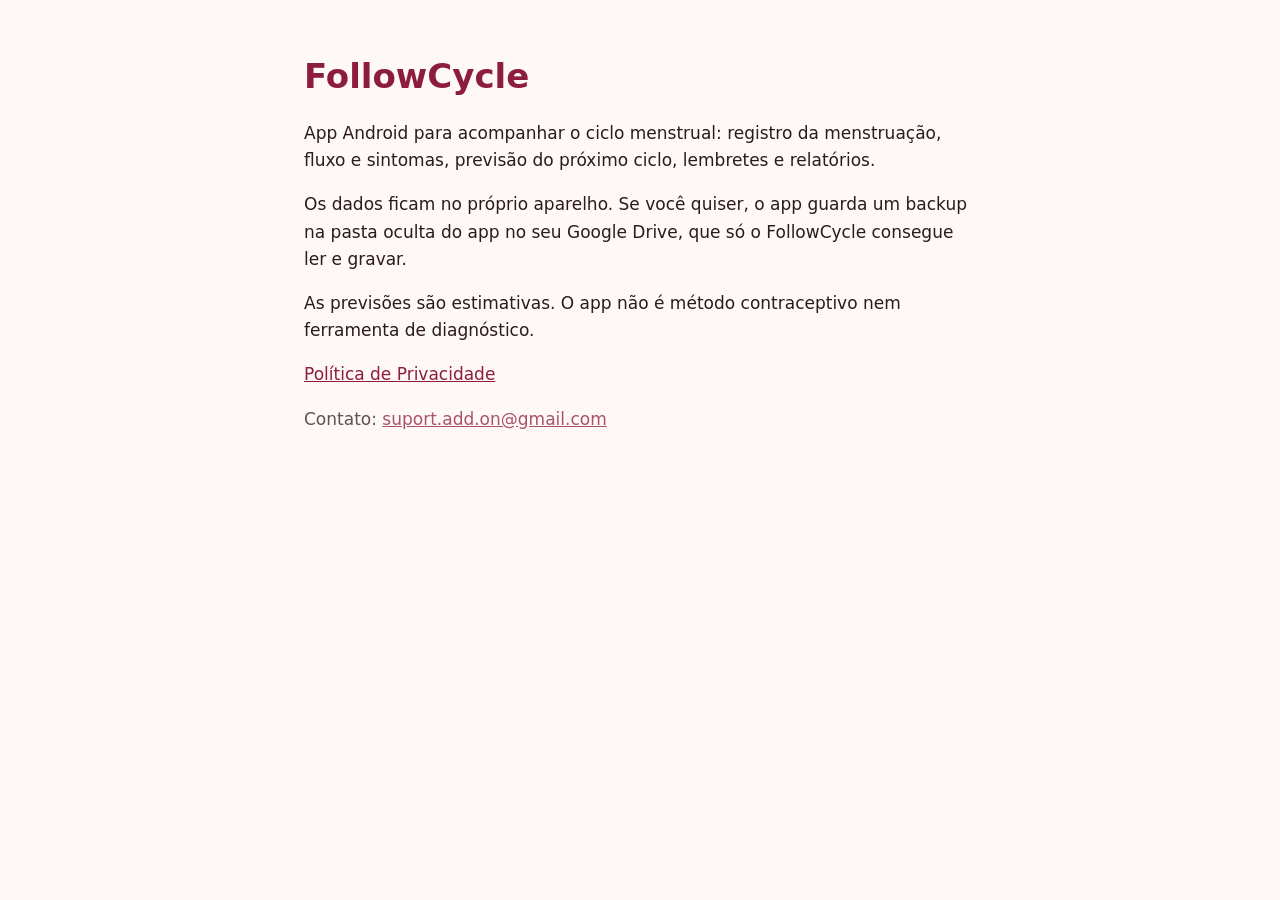
<file: index.html>
<!doctype html>
<html lang="pt-BR">
<head>
<meta charset="utf-8">
<meta name="viewport" content="width=device-width, initial-scale=1">
<title>FollowCycle</title>
<link rel="stylesheet" href="estilo.css">
</head>
<body>
<main>
<h1>FollowCycle</h1>
<p>App Android para acompanhar o ciclo menstrual: registro da menstruação, fluxo e sintomas, previsão do próximo ciclo, lembretes e relatórios.</p>
<p>Os dados ficam no próprio aparelho. Se você quiser, o app guarda um backup na pasta oculta do app no seu Google Drive, que só o FollowCycle consegue ler e gravar.</p>
<p>As previsões são estimativas. O app não é método contraceptivo nem ferramenta de diagnóstico.</p>
<p><a href="privacidade.html">Política de Privacidade</a></p>
<p class="contato">Contato: <a href="mailto:suport.add.on@gmail.com">suport.add.on@gmail.com</a></p>
</main>
</body>
</html>
</file>
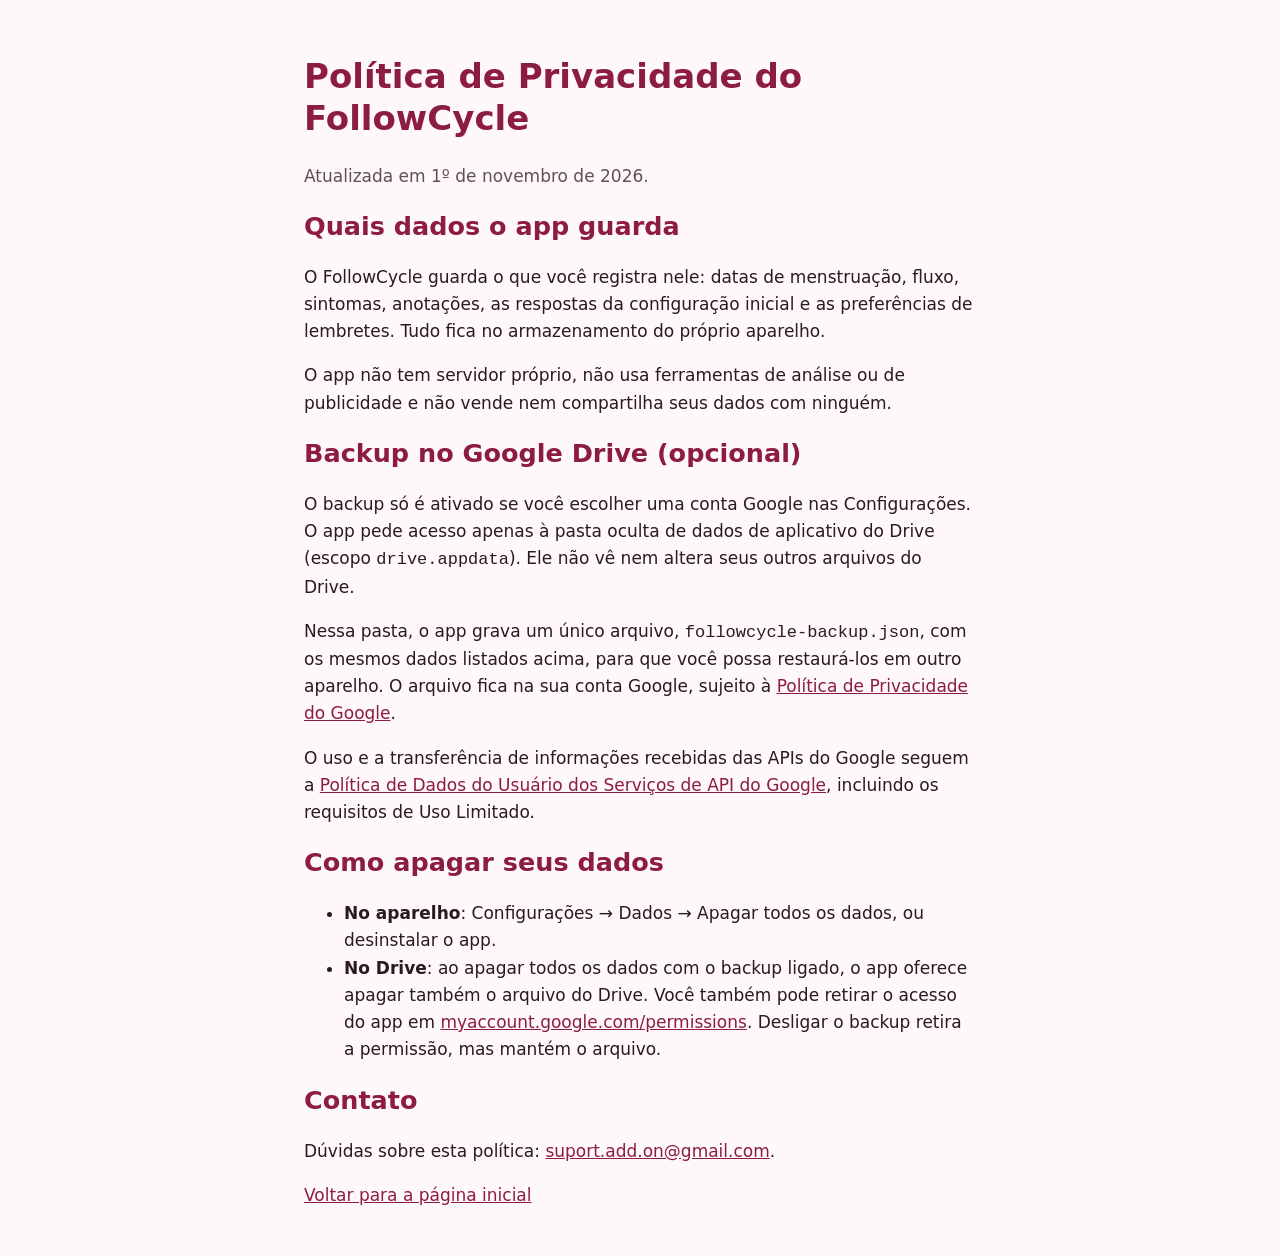
<file: privacidade.html>
<!doctype html>
<html lang="pt-BR">
<head>
<meta charset="utf-8">
<meta name="viewport" content="width=device-width, initial-scale=1">
<title>Política de Privacidade — FollowCycle</title>
<link rel="stylesheet" href="estilo.css">
</head>
<body>
<main>
<h1>Política de Privacidade do FollowCycle</h1>
<p class="data">Atualizada em 1º de novembro de 2026.</p>

<h2>Quais dados o app guarda</h2>
<p>O FollowCycle guarda o que você registra nele: datas de menstruação, fluxo, sintomas, anotações, as respostas da configuração inicial e as preferências de lembretes. Tudo fica no armazenamento do próprio aparelho.</p>
<p>O app não tem servidor próprio, não usa ferramentas de análise ou de publicidade e não vende nem compartilha seus dados com ninguém.</p>

<h2>Backup no Google Drive (opcional)</h2>
<p>O backup só é ativado se você escolher uma conta Google nas Configurações. O app pede acesso apenas à pasta oculta de dados de aplicativo do Drive (escopo <code>drive.appdata</code>). Ele não vê nem altera seus outros arquivos do Drive.</p>
<p>Nessa pasta, o app grava um único arquivo, <code>followcycle-backup.json</code>, com os mesmos dados listados acima, para que você possa restaurá-los em outro aparelho. O arquivo fica na sua conta Google, sujeito à <a href="https://policies.google.com/privacy?hl=pt-BR">Política de Privacidade do Google</a>.</p>
<p>O uso e a transferência de informações recebidas das APIs do Google seguem a <a href="https://developers.google.com/terms/api-services-user-data-policy">Política de Dados do Usuário dos Serviços de API do Google</a>, incluindo os requisitos de Uso Limitado.</p>

<h2>Como apagar seus dados</h2>
<ul>
<li><strong>No aparelho</strong>: Configurações → Dados → Apagar todos os dados, ou desinstalar o app.</li>
<li><strong>No Drive</strong>: ao apagar todos os dados com o backup ligado, o app oferece apagar também o arquivo do Drive. Você também pode retirar o acesso do app em <a href="https://myaccount.google.com/permissions">myaccount.google.com/permissions</a>. Desligar o backup retira a permissão, mas mantém o arquivo.</li>
</ul>

<h2>Contato</h2>
<p>Dúvidas sobre esta política: <a href="mailto:suport.add.on@gmail.com">suport.add.on@gmail.com</a>.</p>
<p><a href="index.html">Voltar para a página inicial</a></p>
</main>
</body>
</html>
</file>
<file: estilo.css>
:root { --fundo: #fff8f8; --texto: #2b1a1e; --destaque: #8c1d40; }
@media (prefers-color-scheme: dark) {
  :root { --fundo: #1e1416; --texto: #f3dfe2; --destaque: #ffb1c4; }
}
body { margin: 0; background: var(--fundo); color: var(--texto); font: 17px/1.6 system-ui, sans-serif; }
main { max-width: 42rem; margin: 0 auto; padding: 2rem 1rem; }
h1, h2 { color: var(--destaque); line-height: 1.25; }
a { color: var(--destaque); }
.data, .contato { opacity: 0.75; }
</file>
